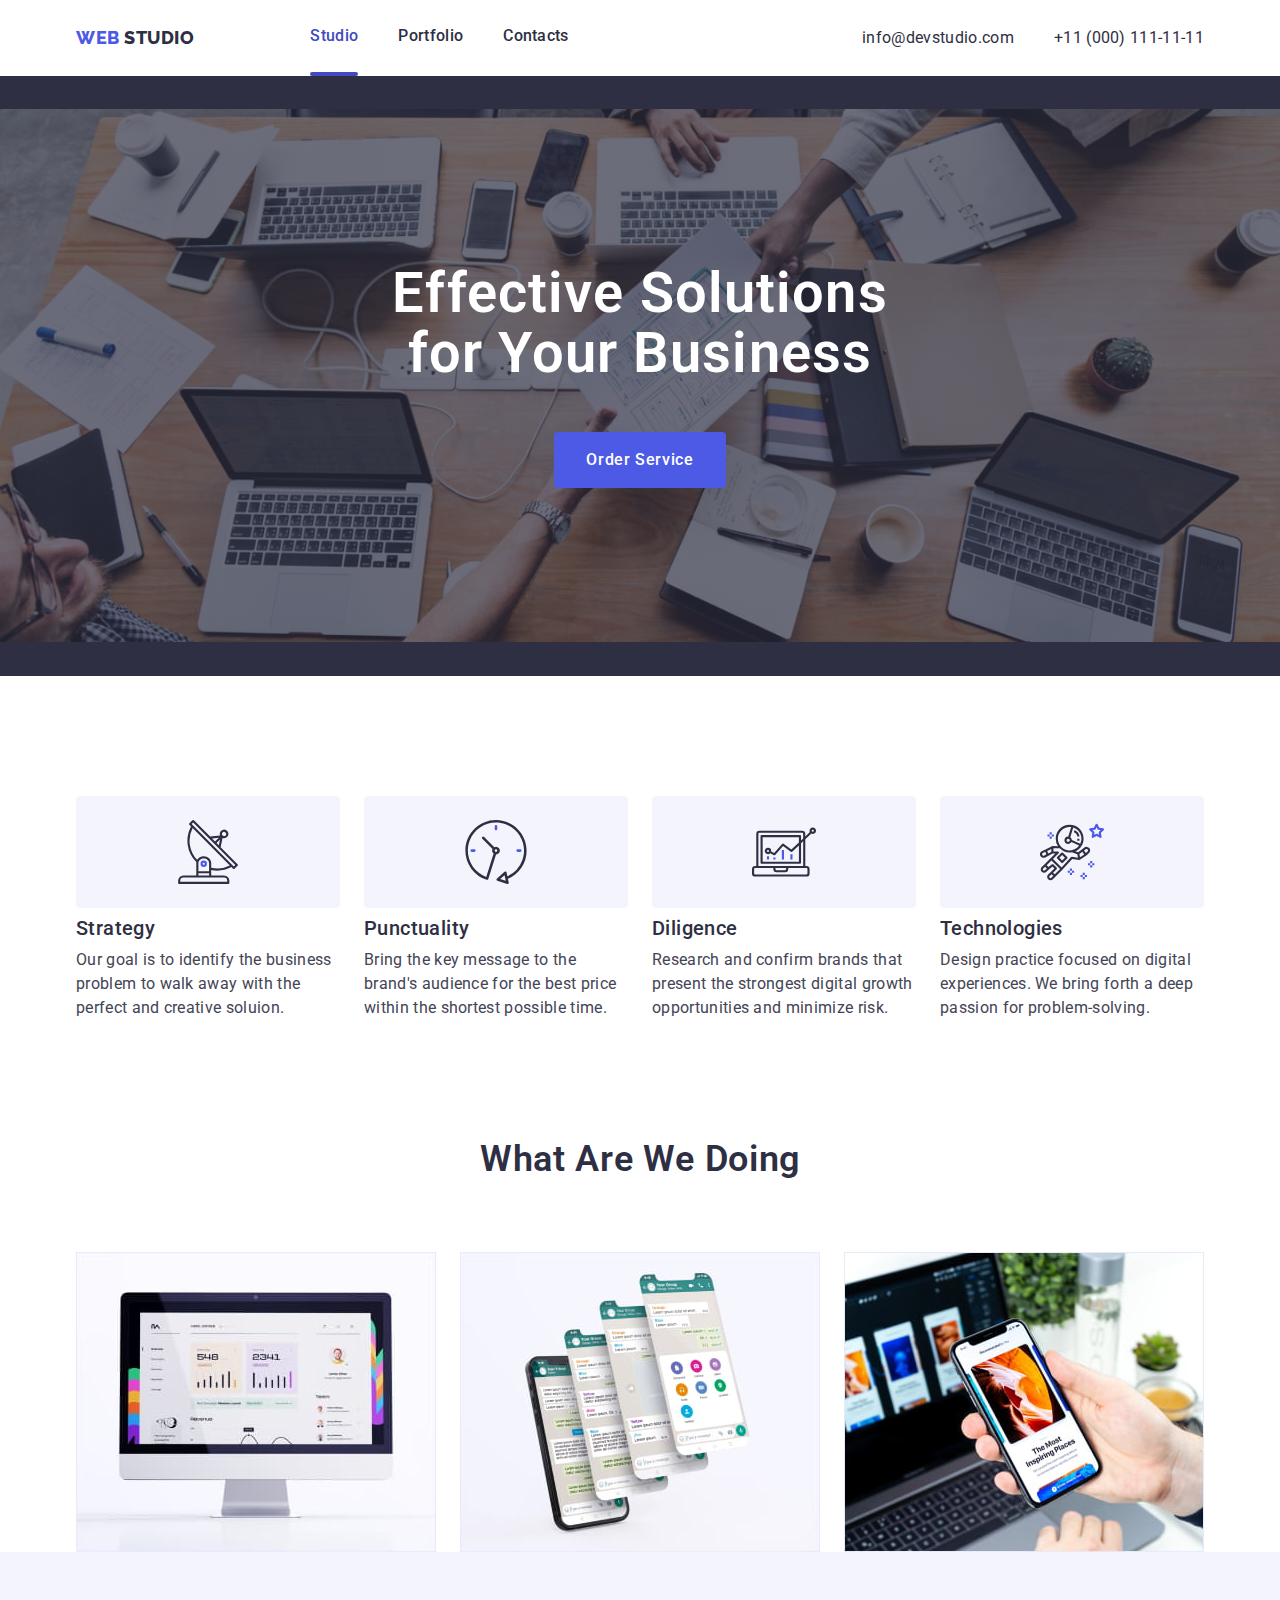
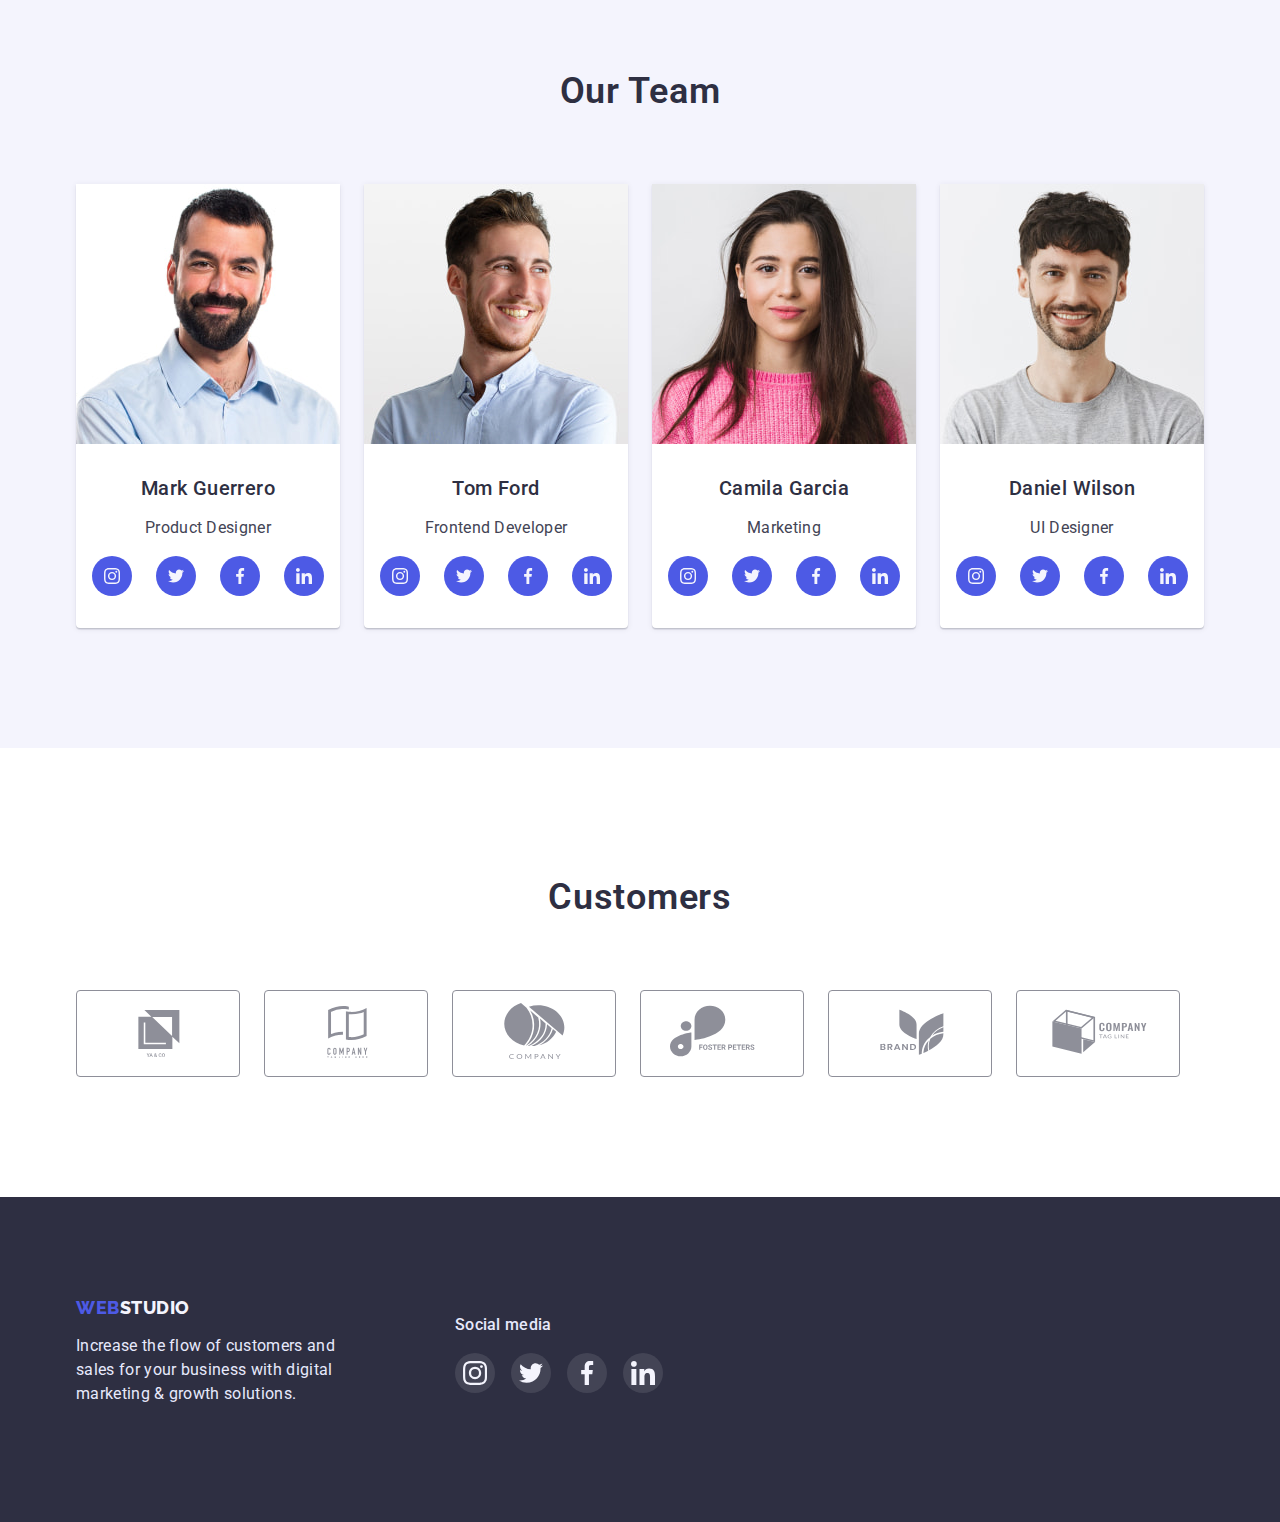
<file: index.html>
<!DOCTYPE html>
<html lang="en">
  <head>
    <meta charset="UTF-8" />
    <meta http-equiv="X-UA-Compatible" content="IE=edge" />
    <meta name="viewport" content="width=device-width, initial-scale=1.0" />
    <title>Web Studio</title>
    <link
      href="https://fonts.googleapis.com/css2?family=Raleway:wght@700;800&family=Roboto:wght@400;500;700;900&display=swap"
      rel="stylesheet"
    />
    <link
      rel="stylesheet"
      href="https://cdnjs.cloudflare.com/ajax/libs/modern-normalize/1.1.0/modern-normalize.min.css"
    />
    <link rel="stylesheet" href="./css/styles.css" />
  </head>
  <body>
    <!--some links are imaginary-->
    <header class="header-nav">
      <div class="container nav">
        <nav>
          <!--LOGO-->
          <a class="studio logo" href="./index.html"> <span class="web">Web</span> Studio</a>
          <ul class="menu-nav">
            <li class="nav-item current"><a class="nav-link" href="./index.html">Studio</a></li>
            <li class="nav-item"><a class="nav-link" href="./portfolio.html">Portfolio</a></li>
            <li class="nav-item"><a class="nav-link" href="./contacts">Contacts</a></li>
          </ul>
        </nav>

        <a class="contacts mail" href="mailto:info@devstudio.com">info@devstudio.com</a>
        <a class="contacts tel" href="tel:=11(000)111-11-11">+11 (000) 111-11-11</a>
      </div>
    </header>

    <main>
      <section class="hero-section">
        <!--HERO-->
        <div class="container">
          <h1 class="hero">
            Effective Solutions <br />
            for Your Business
          </h1>
          <button class="hero-btn" type="button" data-modal-open>Order Service</button>
        </div>
        
      </section>

      <section class="advantages">
        <div class="container">
          <!--<h2>OUR KEY ADVANTAGES</h2> -->
          <ul>
            <li class="item">
              <div>
                <svg class="item-icon" >
                  <use href="./images/symbol-defs.svg#antenna"></use>
                </svg>
              </div>
              <h3 class="text-h">Strategy</h3>
              <p class="text">
                Our goal is to identify the business problem to walk away with the perfect and
                creative soluion.
              </p>
            </li>
            <li class="item">
              <div>
                <svg class="item-icon" >
                  <use href="./images/symbol-defs.svg#clock"></use>
                </svg>
              </div>
              <h3 class="text-h">Punctuality</h3>
              <p class="text">
                Bring the key message to the brand's audience for the best price within the shortest
                possible time.
              </p>
            </li>
            <li class="item">
              <div>
                <svg class="item-icon" >
                  <use href="./images/symbol-defs.svg#diagram"></use>
                </svg>
              </div>
              <h3 class="text-h">Diligence</h3>
              <p class="text">
                Research and confirm brands that present the strongest digital growth opportunities
                and minimize risk.
              </p>
            </li>
            <li class="item">
              <div>
                <svg class="item-icon" >
                  <use href="./images/symbol-defs.svg#astronaut"></use>
                </svg>
              </div>
              <h3 class="text-h">Technologies</h3>
              <p class="text">
                Design practice focused on digital experiences. We bring forth a deep passion for
                problem-solving.
              </p>
            </li>
          </ul>
        </div>
      </section>
      <section class="features">
        <div class="container">
          <!--WHAT ARE WE DOING-->
          <h2 class="text-prime-h">What Are We Doing</h2>

          <ul>
            <li>
              <img src="./images/imac.jpg" width="360" height="300" alt="iMac" />
            </li>
            <li>
              <img
                src="./images/android-apps.jpg"
                width="360"
                height="300"
                alt="android applications"
              />
            </li>
            <li>
              <img
                src="./images/nbook+tphone.jpg"
                width="360"
                height="300"
                alt="smartphone with notebook"
              />
            </li>
          </ul>
        </div>
      </section>
      <section class="our-team">
        <!--OUR TEAM-->
        <h2 class="text-prime-h">Our Team</h2>

        <div class="container">
          <ul class="team-list">
            <li class="card">
              <img src="./images/mark.jpg" width="264" height="260" alt="photo of Mark Guerrero" />
              <div>
                <h3 class="text-h">Mark Guerrero</h3>
                <p class="text">Product Designer</p>
                <ul class="card-soc-list">
                  <li class="card-socials">
                    <a href="" class="card-soc-link">
                      <svg class="soc-icon">
                        <use href="./images/symbol-defs.svg#instagram"></use>
                      </svg>
                    </a>
                  </li>
                  <li class="card-socials">
                    <a href="" class="card-soc-link">
                      <svg class="soc-icon">
                        <use href="./images/symbol-defs.svg#twitter"></use>
                      </svg>
                    </a>
                  </li>
                  <li class="card-socials">
                    <a href="" class="card-soc-link">
                      <svg class="soc-icon">
                        <use href="./images/symbol-defs.svg#facebook"></use>
                      </svg>
                    </a>
                  </li>
                  <li class="card-socials">
                    <a href="" class="card-soc-link">
                      <svg class="soc-icon">
                        <use href="./images/symbol-defs.svg#linkedin"></use>
                      </svg>
                    </a>
                  </li>
                </ul>
              </div>
             
            </li>
            <li class="card">
              <img src="./images/tom.jpg" width="264" height="260" alt="photo of Tom Ford" />
              <div>
                <h3 class="text-h">Tom Ford</h3>
                <p class="text">Frontend Developer</p>
                <ul class="card-soc-list">
                  <li class="card-socials">
                    <a href="" class="card-soc-link">
                      <svg class="soc-icon">
                        <use href="./images/symbol-defs.svg#instagram"></use>
                      </svg>
                    </a>
                  </li>
                  <li class="card-socials">
                    <a href="" class="card-soc-link">
                      <svg class="soc-icon">
                        <use href="./images/symbol-defs.svg#twitter"></use>
                      </svg>
                    </a>
                  </li>
                  <li class="card-socials">
                    <a href="" class="card-soc-link">
                      <svg class="soc-icon">
                        <use href="./images/symbol-defs.svg#facebook"></use>
                      </svg>
                    </a>
                  </li>
                  <li class="card-socials">
                    <a href="" class="card-soc-link">
                      <svg class="soc-icon">
                        <use href="./images/symbol-defs.svg#linkedin"></use>
                      </svg>
                    </a>
                  </li>
                </ul>
              </div>
            
            </li>
            <li class="card">
              <img src="./images/camy.jpg" width="264" height="260" alt="photo of Camila Garcia" />
              <div>
                <h3 class="text-h">Camila Garcia</h3>
                <p class="text">Marketing</p>
                <ul class="card-soc-list">
                  <li class="card-socials">
                    <a href="" class="card-soc-link">
                      <svg class="soc-icon">
                        <use href="./images/symbol-defs.svg#instagram"></use>
                      </svg>
                    </a>
                  </li>
                  <li class="card-socials">
                    <a href="" class="card-soc-link">
                      <svg class="soc-icon">
                        <use href="./images/symbol-defs.svg#twitter"></use>
                      </svg>
                    </a>
                  </li>
                  <li class="card-socials">
                    <a href="" class="card-soc-link">
                      <svg class="soc-icon">
                        <use href="./images/symbol-defs.svg#facebook"></use>
                      </svg>
                    </a>
                  </li>
                  <li class="card-socials">
                    <a href="" class="card-soc-link">
                      <svg class="soc-icon">
                        <use href="./images/symbol-defs.svg#linkedin"></use>
                      </svg>
                    </a>
                  </li>
                </ul>
              </div>
            
            </li>
            <li class="card">
              <img src="./images/den.jpg" width="264" height="260" alt="photo of Daniel Wilson" />
              <div>
                <h3 class="text-h">Daniel Wilson</h3>
                <p class="text">UI Designer</p>
                <ul class="card-soc-list">
                  <li class="card-socials">
                    <a href="" class="card-soc-link">
                      <svg class="soc-icon">
                        <use href="./images/symbol-defs.svg#instagram"></use>
                      </svg>
                    </a>
                  </li>
                  <li class="card-socials">
                    <a href="" class="card-soc-link">
                      <svg class="soc-icon">
                        <use href="./images/symbol-defs.svg#twitter"></use>
                      </svg>
                    </a>
                  </li>
                  <li class="card-socials">
                    <a href="" class="card-soc-link">
                      <svg class="soc-icon">
                        <use href="./images/symbol-defs.svg#facebook"></use>
                      </svg>
                    </a>
                  </li>
                  <li class="card-socials">
                    <a href="" class="card-soc-link">
                      <svg class="soc-icon">
                        <use href="./images/symbol-defs.svg#linkedin"></use>
                      </svg>
                    </a>
                  </li>
                </ul>
              </div>
           
            </li>
          </ul>
        </div>
      </section>
      <section class="customers">

       <div class="container">
        <h2 class="text-prime-h">Customers</h2>
        <ul class="cust-list">
        <a href="" class="cust-item">
          <li>
            <svg class="cust-icon"><use href="./images/symbol-defs.svg#logo"></use></svg>
          </li>
        </a>
         <a href="" class="cust-item">
          <li>
            <svg class="cust-icon"><use href="./images/symbol-defs.svg#logo1"></use></svg>
          </li>
         </a>
         <a href="" class="cust-item">
          <li>
            <svg class="cust-icon"><use href="./images/symbol-defs.svg#logo4"></use></svg>
          </li>
         </a>
         <a href="" class="cust-item">
          <li>
            <svg class="cust-icon"><use href="./images/symbol-defs.svg#logo5"></use></svg>
          </li>
         </a>
         <a href="" class="cust-item">
          <li>
            <svg class="cust-icon"><use href="./images/symbol-defs.svg#logo2"></use></svg>
          </li>
         </a>
         <a href="" class="cust-item">
          <li>
            <svg class="cust-icon"><use href="./images/symbol-defs.svg#logo3"></use></svg>
          </li>
         </a>
        </ul>
       </div>
      </section>
    </main>

    <footer>
      <div class="container">
        <div>
          <a class="studio-footer" href="./index.html"> <span class="web">Web</span> Studio</a>
        <p class="footer-white-text">
          Increase the flow of customers and <br />
          sales for your business with digital <br />
          marketing & growth solutions.
        </p>
        </div>
        <div class="footer-soc">
          <p class="footer-white-text">Social media</p>
          <ul class="footer-soc-list">
            <li class="footer-soc-item">
            <a href="" class="footer-soc-link">  
              <svg class="footer-soc-icon">
              <use href="./images/symbol-defs.svg#instagram"></use>
            </svg>
            </a>
            </li>
            <li class="footer-soc-item">
           <a href="" class="footer-soc-link">
            <svg class="footer-soc-icon">
              <use href="./images/symbol-defs.svg#twitter"></use>
            </svg>
           </a>
            </li>
            <li class="footer-soc-item">
             <a href="" class="footer-soc-link"><svg class="footer-soc-icon">
                <use href="./images/symbol-defs.svg#facebook"></use>
              </svg>
             </a>
            </li>
            <li class="footer-soc-item">
              <a href="" class="footer-soc-link">
                <svg class="footer-soc-icon">
                  <use href="./images/symbol-defs.svg#linkedin"></use>
                </svg>
              </a>
            </li>
          </ul>
        </div>
      </div>

    </footer>
    <div class="backdrop is-hidden" data-modal>
      <div class="modal-window">
        <button  data-modal-close>
          <svg class="close-icon">
            <use href="./images/symbol-defs.svg#close"></use>
          </svg>
        </button>

      </div>
          
    </div>
    <script src="./js/modal.js"></script>
  </body>
</html>
</file>
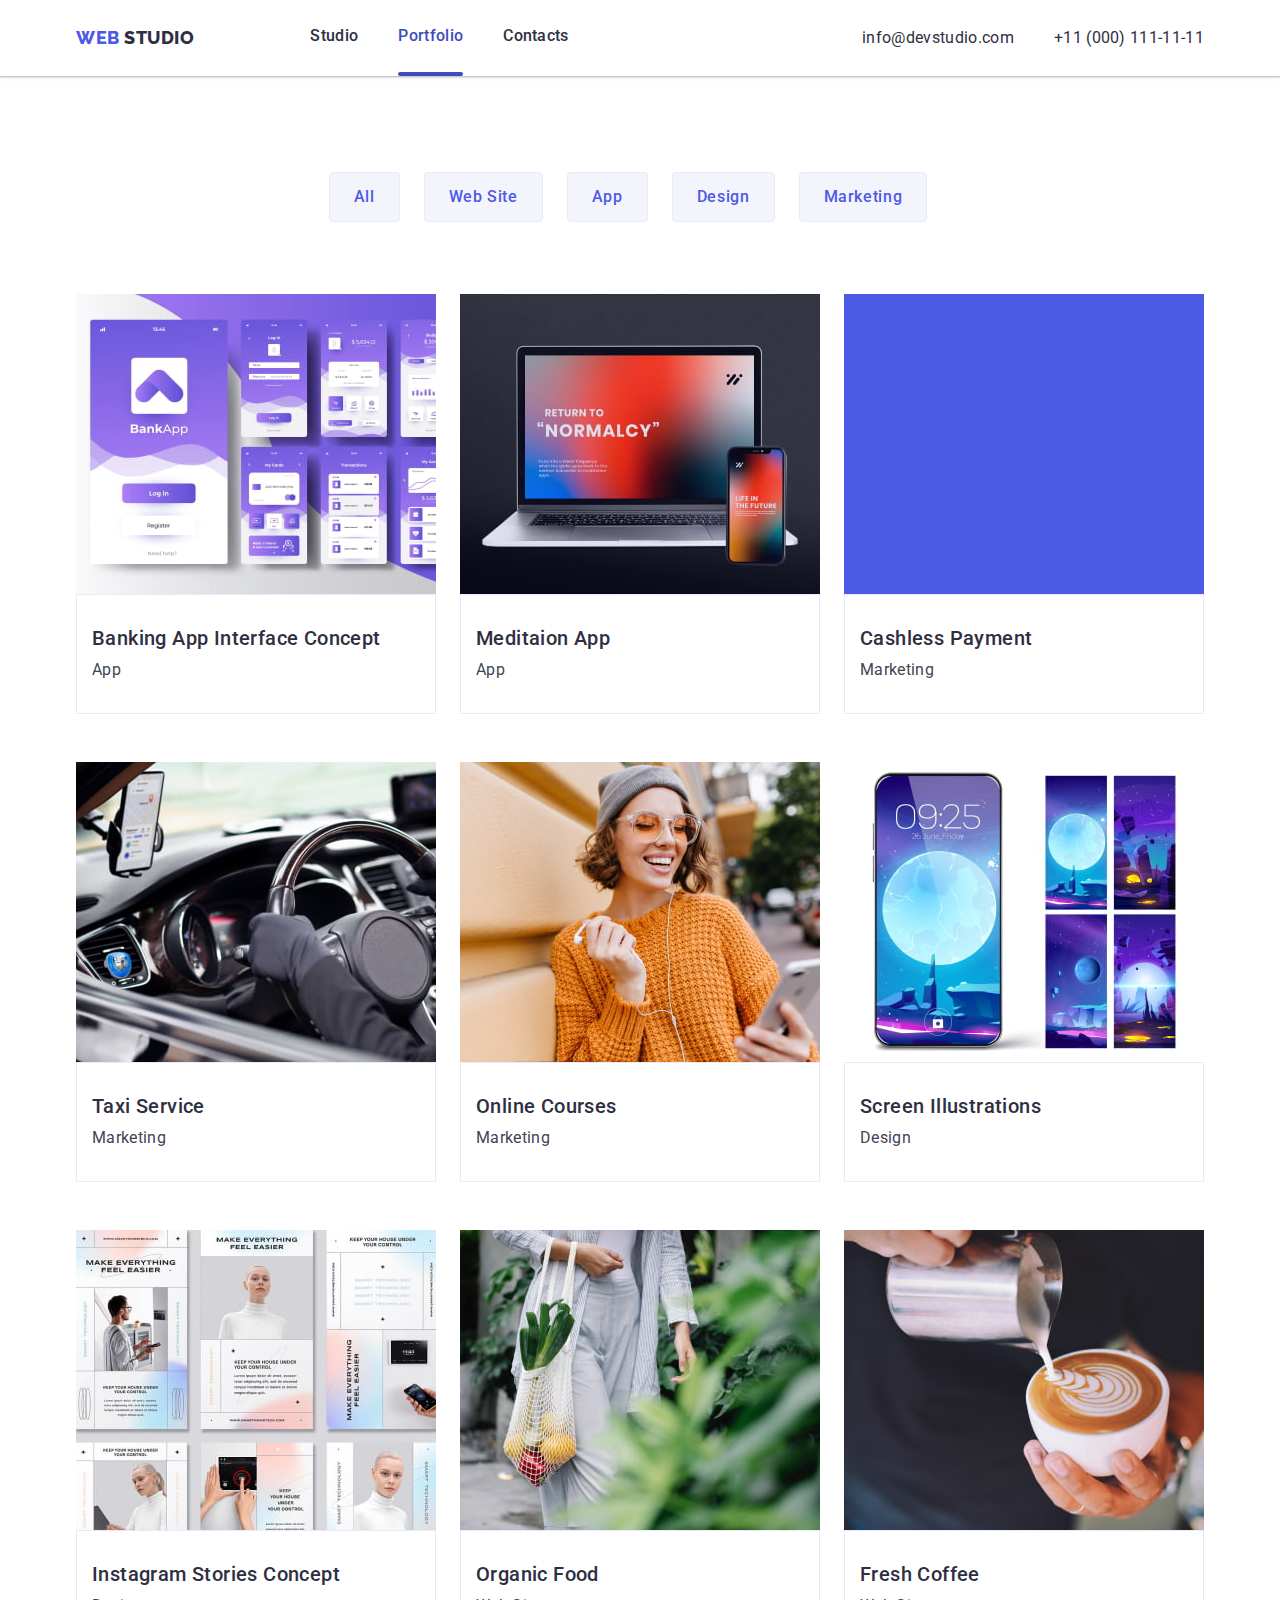
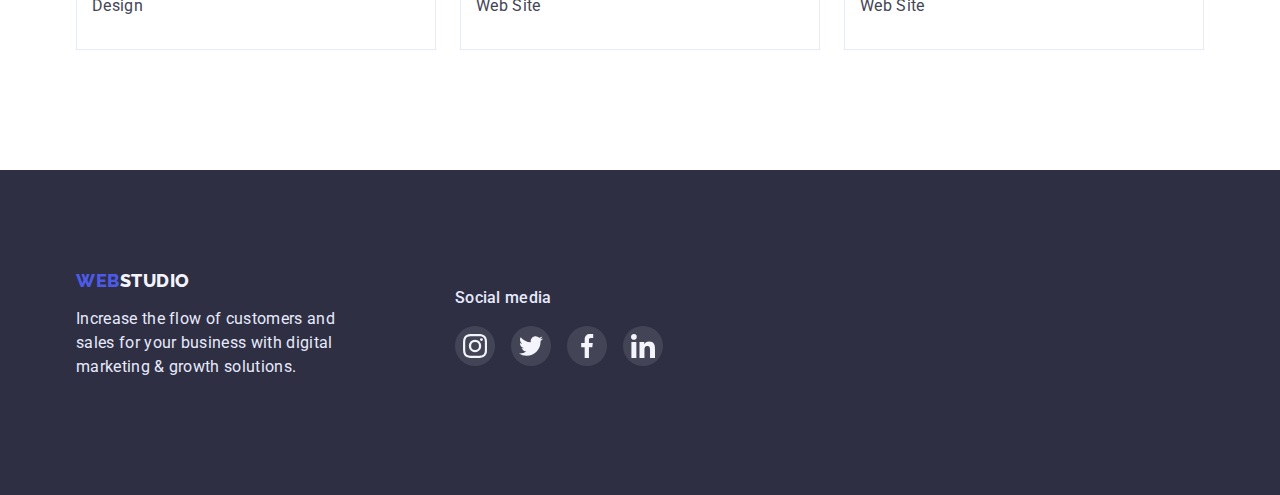
<file: portfolio.html>
<!DOCTYPE html>
<html lang="en">
  <head>
    <meta charset="UTF-8" />
    <meta http-equiv="X-UA-Compatible" content="IE=edge" />
    <meta name="viewport" content="width=device-width, initial-scale=1.0" />
    <title>Web Studio</title>
    <link
      rel="stylesheet"
      href="https://fonts.googleapis.com/css2?family=Raleway:wght@700;800&family=Roboto:wght@400;500;700;900&display=swap"
    />
    <link
      rel="stylesheet"
      href="https://cdnjs.cloudflare.com/ajax/libs/modern-normalize/1.1.0/modern-normalize.min.css"
    />
    <link rel="stylesheet" href="./css/styles.css" />
  </head>

  <body>
    <!--some links are imaginary-->
    <header class="header-nav">
      <div class="container nav">
        <nav>
          <!--LOGO-->
          <a class="studio logo" href="./index.html"> <span class="web">Web</span> Studio</a>
          <ul class="menu-nav">
            <li class="nav-item"><a class="nav-link" href="./index.html">Studio</a></li>
            <li class="nav-item current"><a class="nav-link" href="./portfolio.html">Portfolio</a></li>
            <li class="nav-item"><a class="nav-link" href="./contacts">Contacts</a></li>
          </ul>
        </nav>
        <a class="contacts mail" href="mailto:info@devstudio.com">info@devstudio.com</a>
        <a class="contacts tel" href="tel:=11(000)111-11-11">+11 (000) 111-11-11</a>
      </div>
    </header>
    <main>
      <section class="portfolio">
        <div class="container">
          <h1><!-- "Filter"--></h1>
          <ul class="filter">
            <li><button class="filter-button" type="button">All</button></li>
            <li><button class="filter-button" type="button">Web Site</button></li>
            <li><button class="filter-button" type="button">App</button></li>
            <li><button class="filter-button" type="button">Design</button></li>
            <li><button class="filter-button" type="button">Marketing</button></li>
          </ul>
        </div>
        <!--Our Works-->
        <div class="container">
          <ul class="filter-list">
            <li class="project-card">
              <a href="">
                <div class="transform-text">
                <img
                  src="./images/banking-app.jpg"
                  width="360"
                  height="300"
                  alt="banking applications"
                />
                <p class="text-hide">
                  14 Stylish and User-Friendly App Design Concepts · Task Manager App · Calorie
                  Tracker App · Exotic Fruit Ecommerce App · Cloud Storage App
                </p>
              </div>
                <div class="project-card-bottom">
                  <p class="text-h">Banking App Interface Concept</p>
                  <h2 class="text">App</h2>
                </div>
              </a>
            </li>
            <li class="project-card">
              <a href="">
               <div class="transform-text">
                <img
                src="./images/meditaion-app.jpg"
                width="360"
                height="300"
                alt="meditaion applications"
              />
              <p class="text-hide">
                14 Stylish and User-Friendly App Design Concepts · Task Manager App · Calorie
                Tracker App · Exotic Fruit Ecommerce App · Cloud Storage App
              </p>
               </div>
                <div class="project-card-bottom">
                  <p class="text-h">Meditaion App</p>
                  <h2 class="text">App</h2>
                </div>
              </a>
            </li>
            <li class="project-card">
              <a href="">
               <div class="transform-text">
                 <img src="./images/blue-screen.jpg" width="360" height="300" alt="blue screen" />
               
                <p class="text-hide">
                  14 Stylish and User-Friendly App Design Concepts · Task Manager App · Calorie
                  Tracker App · Exotic Fruit Ecommerce App · Cloud Storage App
                </p>
              </div>
                <div class="project-card-bottom">
                  <p class="text-h">Cashless Payment</p>
                  <h2 class="text">Marketing</h2>
                </div>
              </a>
            </li>
            <li class="project-card">
              <a href="">
               <div class="transform-text">
                <img src="./images/taxi-service.jpg" width="360" height="300" alt="taxi" />
                <p class="text-hide">
                  14 Stylish and User-Friendly App Design Concepts · Task Manager App · Calorie
                  Tracker App · Exotic Fruit Ecommerce App · Cloud Storage App
                </p>
               </div>
                <div class="project-card-bottom">
                  <p class="text-h">Taxi Service</p>
                  <h2 class="text">Marketing</h2>
                </div>
              </a>
            </li>
            <li class="project-card">
              <a href="">
              <div class="transform-text">
                <img
                src="./images/online-courses.jpg"
                width="360"
                height="300"
                alt="online courses"
              />
              <p class="text-hide">
                14 Stylish and User-Friendly App Design Concepts · Task Manager App · Calorie
                Tracker App · Exotic Fruit Ecommerce App · Cloud Storage App
              </p>
              </div>
                <div class="project-card-bottom">
                  <p class="text-h">Online Courses</p>
                  <h2 class="text">Marketing</h2>
                </div>
              </a>
            </li>

            <li class="project-card">
              <a href="">
                <div class="transform-text">
                <img
                  src="./images/screen-illustrations.jpg"
                  width="360"
                  height="300"
                  alt="screen illustrations"
                />
                <p class="text-hide">
                  14 Stylish and User-Friendly App Design Concepts · Task Manager App · Calorie
                  Tracker App · Exotic Fruit Ecommerce App · Cloud Storage App
                </p>
              </div>
                <div class="project-card-bottom">
                  <p class="text-h">Screen Illustrations</p>
                  <h2 class="text">Design</h2>
                </div>
              </a>
            </li>
            <li class="project-card">
              <a href="">
              <div class="transform-text">
                <img
                src="./images/instagram-stories.jpg"
                width="360"
                height="300"
                alt="instagram stories"
              />
              <p class="text-hide">
                14 Stylish and User-Friendly App Design Concepts · Task Manager App · Calorie
                Tracker App · Exotic Fruit Ecommerce App · Cloud Storage App
              </p>
              </div>
                <div class="project-card-bottom">
                  <p class="text-h">Instagram Stories Concept</p>
                  <h2 class="text">Design</h2>
                </div>
              </a>
            </li>

            <li class="project-card">
              <a href="">
              <div class="transform-text">
                <img src="./images/organic-food.jpg" width="360" height="300" alt="organic food" />
                <p class="text-hide">
                  14 Stylish and User-Friendly App Design Concepts · Task Manager App · Calorie
                  Tracker App · Exotic Fruit Ecommerce App · Cloud Storage App
                </p>
              </div>
                <div class="project-card-bottom">
                  <p class="text-h">Organic Food</p>
                  <h2 class="text">Web Site</h2>
                </div>
              </a>
            </li>
            <li class="project-card">
              <a href="">
              <div class="transform-text">
                <img src="./images/fresh-coffee.jpg" width="360" height="300" alt="fresh coffee" />
                <p class="text-hide">
                  14 Stylish and User-Friendly App Design Concepts · Task Manager App · Calorie
                  Tracker App · Exotic Fruit Ecommerce App · Cloud Storage App
                </p>
              </div>
                <div class="project-card-bottom">
                  <p class="text-h">Fresh Coffee</p>
                  <h2 class="text">Web Site</h2>
                </div>
              </a>
            </li>
          </ul>
        </div>
      </section>
    </main>

  
    <footer>
      <div class="container">
        <div>
          <a class="studio-footer" href="./index.html"> <span class="web">Web</span> Studio</a>
        <p class="footer-white-text">
          Increase the flow of customers and <br />
          sales for your business with digital <br />
          marketing & growth solutions.
        </p>
        </div>
        <div class="footer-soc">
          <p class="footer-white-text">Social media</p>
          <ul class="footer-soc-list">
            <li class="footer-soc-item">
            <a href="" class="footer-soc-link">  
              <svg class="footer-soc-icon">
              <use href="./images/symbol-defs.svg#instagram"></use>
            </svg>
            </a>
            </li>
            <li class="footer-soc-item">
           <a href="" class="footer-soc-link">
            <svg class="footer-soc-icon">
              <use href="./images/symbol-defs.svg#twitter"></use>
            </svg>
           </a>
            </li>
            <li class="footer-soc-item">
             <a href="" class="footer-soc-link"><svg class="footer-soc-icon">
                <use href="./images/symbol-defs.svg#facebook"></use>
              </svg>
             </a>
            </li>
            <li class="footer-soc-item">
              <a href="" class="footer-soc-link">
                <svg class="footer-soc-icon">
                  <use href="./images/symbol-defs.svg#linkedin"></use>
                </svg>
              </a>
            </li>
          </ul>
        </div>
      </div>

    </footer>
  </body>
</html>
</file>
<file: css/styles.css>
:root {
  --brand-color: #4d5ae5;
  --primary-color: #434455;
  --secondary-color: #2e2f42;
  --light-backgrnd-color: #f4f4fd;
  --pure-white-color: #ffffff;
  --btn-hover-color: #404bbf;
  --light-color: #e7e9fc;
}

body {
  font-family: 'Roboto', sans-serif;
  font-size: 16px;
  color: var(--primary-color);
  background-color: var(--pure-white-color);
  font-style: normal;
}

li {
  list-style: none;
}
img {
  display: block;
}

.main-page {
  background: var(--pure-white-color);
}

.container {
  margin-left: auto;
  margin-right: auto;
  width: 1158px;
  padding-left: 15px;
  padding-right: 15px;
}
ul,
li,
h1,
h2,
h3 {
  margin-top: 0;
  margin-bottom: 0;
  padding: 0;
}

a {
  text-decoration: none;
}

.text {
  font-weight: 400;
  font-size: 16px;
  line-height: 1.5;
  color: var(--primary-color);
  letter-spacing: 0.02em;
}
.text-h {margin: 0;
  font-weight: 500;
  font-size: 20px;
  line-height: 1.2;
  color: var(--secondary-color);
  letter-spacing: 0.02em;
}
.text-prime-h {
  text-align: center;
  color: var(--secondary-color);
  font-weight: 600;
  font-size: 36px;
  line-height: 1.11;
  letter-spacing: 0.02em;
}

                                /* header*/
nav{ display: flex;
  align-items: center;}
.nav {
  display: flex;
  align-items: center;
}
.header-nav {
  border-bottom: 1px #E7E9FC;
  align-items: center;
  display: flex;
  background: var(--pure-white-color);
  box-shadow: 0px 2px 1px rgba(46, 47, 66, 0.08), 0px 1px 1px rgba(46, 47, 66, 0.16),
    0px 1px 6px rgba(46, 47, 66, 0.08);
}
.nav-item{
  position: relative;
  padding-top: 24px;
  padding-bottom: 28px;
}

.menu-nav {
  display: flex;
}
.menu-nav :last-child {
  margin-right: 0;
}
.menu-nav > li {
  margin-left: 40px;
}

.mail {
  margin-left: auto;
}
.tel {
  margin-left: 40px;
  margin-right: 0;
}
.logo {
  font-family: 'Raleway';
  font-style: normal;
  font-weight: 800;
  font-size: 18px;
  line-height: 1.33;

  letter-spacing: 0.03em;
  text-transform: uppercase;
}
.studio {
  margin-right: 76px;
  color: var(--secondary-color);
}
.web {
  color: var(--brand-color);
}
.contacts {
  color:var(--secondary-color);
  letter-spacing: 0.02em;
  transition-property:color;
  transition-duration:250ms ;
  transition-timing-function: cubic-bezier(0.4,0,0.2,1); 
}
.contacts:hover,
.contacts:focus {
  color: var(--brand-color);
}


                                        /*hero*/

.hero {
  font-weight: 600;
  font-size: 56px;
  line-height: 1.07;
  text-align: center;
  letter-spacing: 0.02em;
  color: var(--pure-white-color);
}
.hero-section{
  padding-top: 188px;
  padding-bottom: 188px;
}

.nav-link {width: 100%;
  height: 100%;
  display: block;
  font-weight:500;
  font-size: 16px;
  line-height: 1.5;
  letter-spacing: 0.02em;
  color: var(--secondary-color);
  transition-property:color;
  transition-duration:250ms ;
  transition-timing-function: cubic-bezier(0.4,0,0.2,1);
}
.current>a{color: var(--btn-hover-color);}
.nav-item.current::after{content:'';
  position: absolute;
  left: 0;
  bottom: 0;
display: block;
width: 100%;
height: 4px;
border-radius:  2px;
background-color: var(--btn-hover-color);
}
.nav-link:hover,
.nav-link:focus {
  color: var(--btn-hover-color);
}

.hero-section {
  margin-left: auto;
  margin-right: auto;
  background-size: contain;
  background-repeat: no-repeat;
  background-position: center;
  background-image:linear-gradient(rgba(46, 47, 66, 0.7),rgba(46, 47, 66, 0.7)) , url(../images/people-office\ .jpg);
  background-color: var(--secondary-color);
 
}
.hero-btn {
  display: block;
  margin-top: 48px;
  margin-left: auto;
  margin-right: auto;
  padding: 16px 32px;
  font-weight: 500;
  font-size: 16px;
  letter-spacing: 0.04em;
  line-height: 1.5;
  color: var(--pure-white-color);
  background-color: var(--brand-color);
  border-radius: 4px;
  border-color: var(--brand-color);
  border: 0;
  transition-property: background-color, box-shadow;
  transition-duration:250ms ;
  transition-timing-function: cubic-bezier(0.4,0,0.2,1);
}
.hero-btn:hover,
.hero-btn:focus {  box-shadow: 0px 4px 4px rgba(0, 0, 0, 0.15);
  background-color: var(--btn-hover-color);
}

                                     /*advantages*/

.advantages{padding-top: 120px;padding-bottom: 120px;}
.item div{display: flex;align-items: center;
  justify-content: center;
  width: 264px;
height: 112px;
border-radius: 4px;
background-color: var(--light-backgrnd-color);}
.item-icon{
  width: 64px;
  height: 64px;
  }
  .item h3{margin-top: 8px;}
.advantages ul {
  display: flex;
 
}
.advantages p {
  margin-top: 8px;
  width: 264px;
  margin-bottom: 0;
}
.advantages ul :last-child {
  margin-right: 0;
}
.advantages li {
  margin-right: 24px;
}

                                    /*what are we doing*/

.features > h2 {
  margin-top: 120px;
}
.features ul {
  display: flex;
  margin-top: 72px;
}

.features li {
  margin-right: 24px;
}
.features li:last-child {
  margin-right: 0;
}

                                   /*our team*/

.our-team {background-color:var(--light-backgrnd-color);
  padding-top: 120px;
  padding-bottom: 120px;
}
.card-soc-list{justify-content: center;
  display: flex;margin-top: 8px;
  gap:24px;
}
.soc-icon{width: 16px;height: 16px;}
.card-soc-link{display: flex;
  align-items: center;
  justify-content: center;
  background-color: var(--brand-color);width:100%;height: 100%;
border-radius:50%;
transition-property: background-color;
transition-duration:250ms ;
transition-timing-function: cubic-bezier(0.4,0,0.2,1);}
.card-soc-link:hover,
.card-soc-link:focus{background-color: var(--btn-hover-color);}

.card-socials{
  width: 40px;height: 40px;
}

.card>div {
  padding-bottom:  32px ;
 padding-top: 32px;
}
.team-list{
  margin-top: 72px;
  display: flex;
}
.our-team .card{
  margin-right: 24px;
  text-align: center;
}
.our-team .card:last-child {
  margin-right: 0;
}
.card>p {margin-top: 8px;
margin-bottom: 0;}

.card {background-color: var(--pure-white-color);
  box-shadow: 0px 1px 6px rgba(46, 47, 66, 0.08), 0px 1px 1px rgba(46, 47, 66, 0.16),
    0px 2px 1px rgba(46, 47, 66, 0.08);
  border-radius: 0px 0px 4px 4px;
} 
                                  /*Customers*/
.cust-list{margin-top: 72px;
  display: flex;
  padding-bottom: 120px;
align-items: center;justify-content: center;
}

.cust-item:hover .cust-icon{fill: var(--btn-hover-color);}
.cust-item:focus .cust-icon{fill: var(--btn-hover-color);}
.cust-item:hover{border-color: var(--btn-hover-color);} 
.cust-item :last-child{margin-right: 0;}
.cust-item{display: flex;
  border: 1px solid #8E8F99;
  border-radius: 4px;
  width: 167px;
  height: 87px;
margin-right: 24px;
justify-content: center;align-items: center;
transition-property:border-color;
transition-duration:250ms ;
transition-timing-function: cubic-bezier(0.4,0,0.2,1);

}
.cust-icon{fill:#8E8F99;
  width: 104px;height: 56px;
  transition-property:fill;
  transition-duration:250ms ;
  transition-timing-function: cubic-bezier(0.4,0,0.2,1);}
.customers h2{
  padding-top: 130px;}
                                    /*footer*/



footer{
  padding-top: 100px;
  padding-bottom: 100px; background-color: var(--secondary-color);}
footer .container{display: flex;

  
 
}
.footer-white-text{
  color: var(--light-color);
  font-size: 16px;
  line-height: 1.5;
  letter-spacing: 0.02em;}

.footer-soc-link:hover,
.footer-soc-link:focus{background-color:  #31D0AA;}
.footer-soc-link{
  border-radius: 50%;
  width: 100%;height: 100%;
  display: flex;
  align-items: center;
  justify-content: center;
  background-color: rgba(255, 255, 255, 0.1);
  transition-property: background-color;
  transition-duration:250ms ;
  transition-timing-function: cubic-bezier(0.4,0,0.2,1);
}
.footer-soc-item{display: flex;
  width: 40px;height: 40px;
}
.footer-soc-icon{width: 24px;height: 24px;}
.footer-soc-list{display: flex;gap: 16px;}
.footer-soc{margin-left: 120px;}
.footer-soc>p{font-weight: 500;}
.studio-footer {
  font-family: 'Raleway';
  font-weight: 800;
  font-size: 18px;
  line-height: 1.17;
  display: flex;
  align-items: center;
  letter-spacing: 0.03em;
  text-transform: uppercase;
  color: var(--light-backgrnd-color);
}


                                    /*filter*/

.filter-button {display: block;
  margin-right: 24px;
  padding: 12px 24px ;
  font-weight: 500;
  font-size: 16px;
  line-height: 1.5;
  letter-spacing: 0.04em;
  color: var(--brand-color);
  background-color: var(--light-backgrnd-color);
  cursor: pointer;
  border: 1px solid var(--light-color);
  border-radius: 4px;
  transition-property:color,background-color,box-shadow,border;
  transition-duration:250ms ;
  transition-timing-function: cubic-bezier(0.4,0,0.2,1);
  
}
.filter-button:hover,
.filter-button:focus {box-shadow: 0px 3px 1px rgba(0, 0, 0, 0.1), 0px 2px 1px rgba(0, 0, 0, 0.08), 0px 2px 2px rgba(0, 0, 0, 0.12);
  color: var(--pure-white-color);
  background-color: var(--brand-color); border: 1px solid var(--brand-color)
}
.filter-button :last-child{margin-right: 0;}
.filter{
  justify-content: center;
  display: flex;
 
}
.filter-list{
  display: flex;
flex-wrap: wrap;
margin-top: 72px;}
.project-card{margin-right: 24px;margin-bottom: 48px;
  background-color: var(--pure-white-color);
  transition-property: box-shadow,transform;
  transition-duration:250ms ;
  transition-timing-function: cubic-bezier(0.4,0,0.2,1);
  
 }
 .transform-text{position: relative;
  overflow: hidden;

margin: 0;}
 .project-card:hover,
 .project-card:focus{box-shadow: 0px 1px 6px rgba(46, 47, 66, 0.08),
   0px 1px 1px rgba(46, 47, 66, 0.16), 0px 2px 1px rgba(46, 47, 66, 0.08);}
 .project-card h2{margin-top: 8px;}
  .project-card:nth-child(3n){margin-right: 0;}
.project-card-bottom{padding: 31px 15px;
  border:1px solid #E7E9FC;
 }
 .project-card:hover .text-hide{transform: translateY(0);}
.text-hide{
position: absolute;
top:0;
font-size: 16px;
font-weight: 400;
line-height: 1.5;
letter-spacing: 0.02em;
color: var(--light-backgrnd-color);
padding: 40px 32px;
height: 100%;
margin: 0;
background:var(--brand-color)
;
transform: translateY(100%);
transition: transform 250ms cubic-bezier(0.4,0,0.2,1);}
.portfolio{
  padding-top: 96px;
padding-bottom: 72px;}        
                             /*backdrop*/
.backdrop{
  position: fixed;
  top: 0;
  left: 0;
  width: 100%;
  height: 100%;
  background-color:rgba(46, 47, 66, 0.4);
  opacity: 1;
  transition: opacity 250ms cubic-bezier(0.4,0,0.2,1);
} 
.backdrop.is-hidden{
  opacity: 0;
  pointer-events: none;
}                                                         
.modal-window{position: absolute;
  display: flex;
  top: 50%;
  left: 50%;
  transform: translate(-50%, -50%);
min-width: 408px;
min-height: 576px;
background-color: #FCFCFC;
box-shadow: 0px 1px 1px rgba(0, 0, 0, 0.14), 0px 1px 3px rgba(0, 0, 0, 0.12), 0px 2px 1px rgba(0, 0, 0, 0.2);
border-radius: 4px;}
.modal-window>button{display: flex;
  align-items: center;
  justify-content: center;
  position: absolute;
  top: 24px;
  right: 24px;
  width: 24px;
  height: 24px;
  border-radius: 50%;
  border: 0;
  padding: 0;

}
.close-icon{
  width: 100%;
  height: 100%;
 
}
</file>
